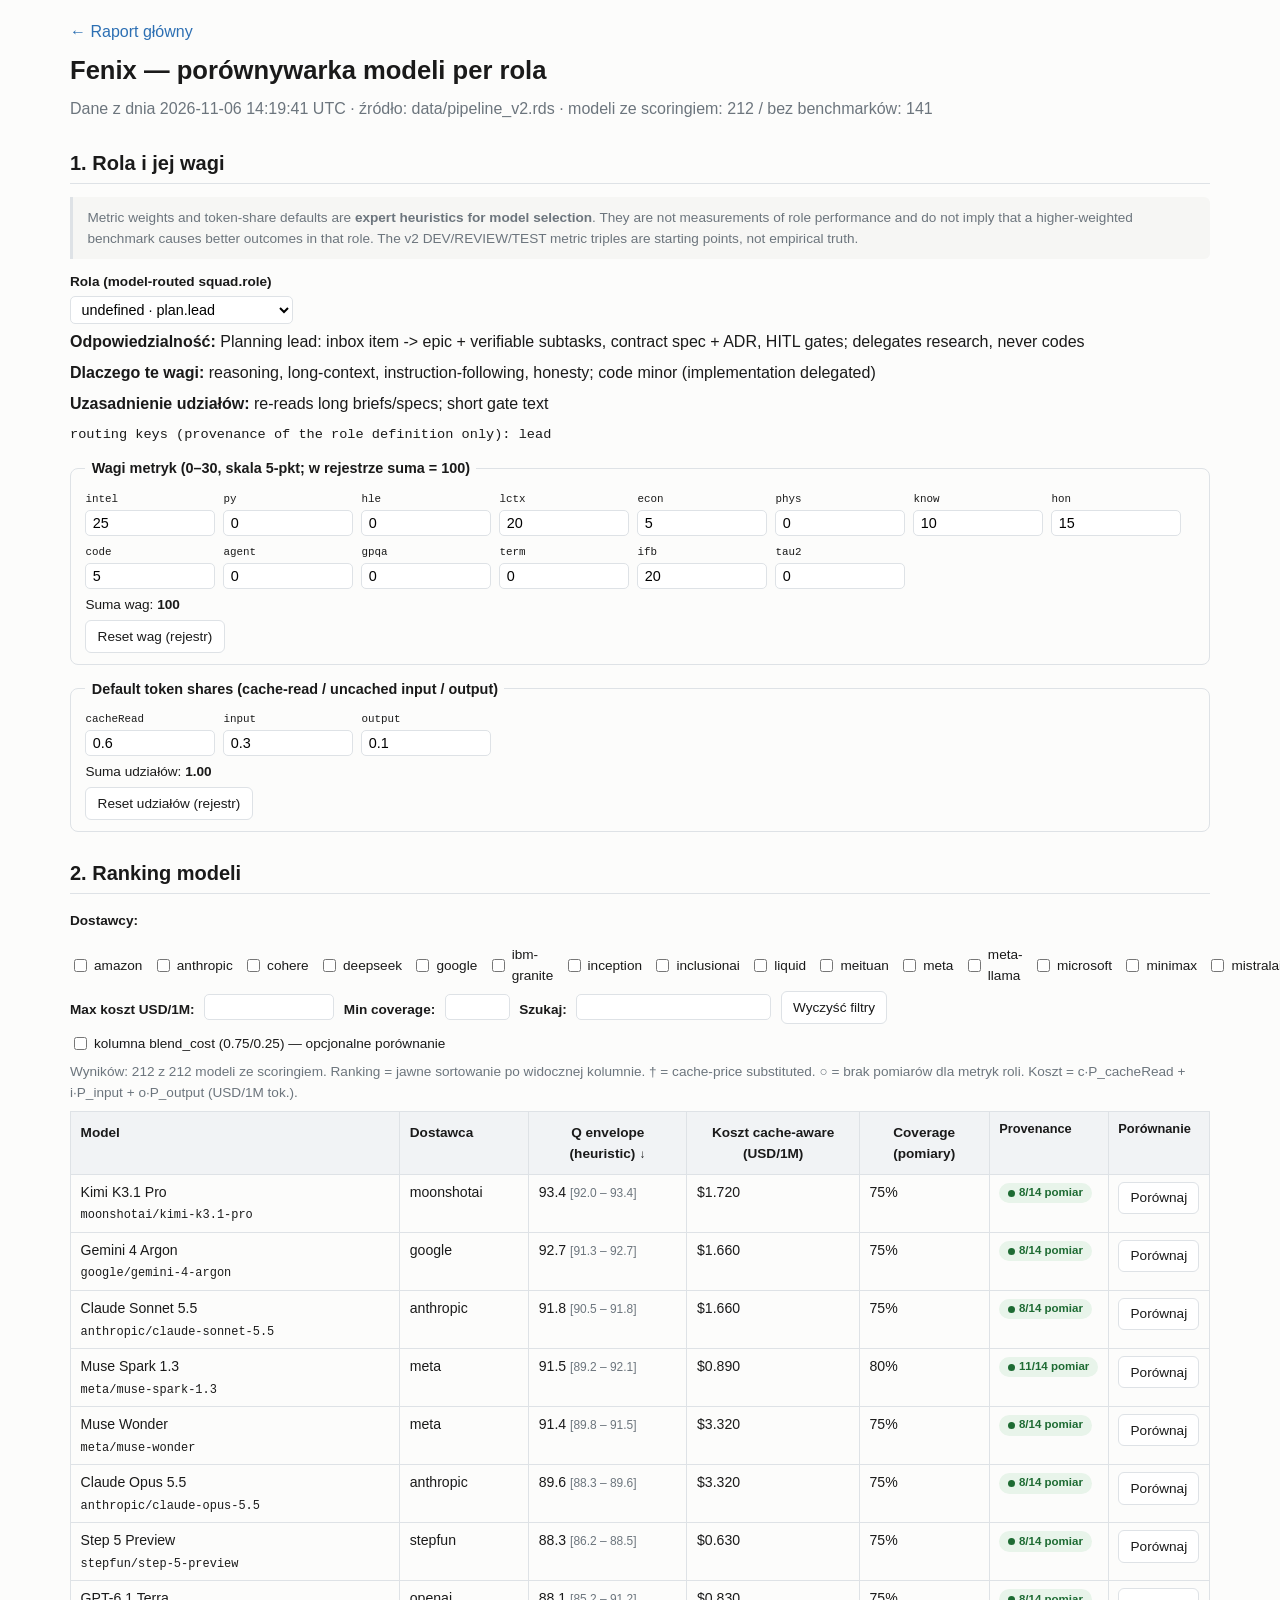
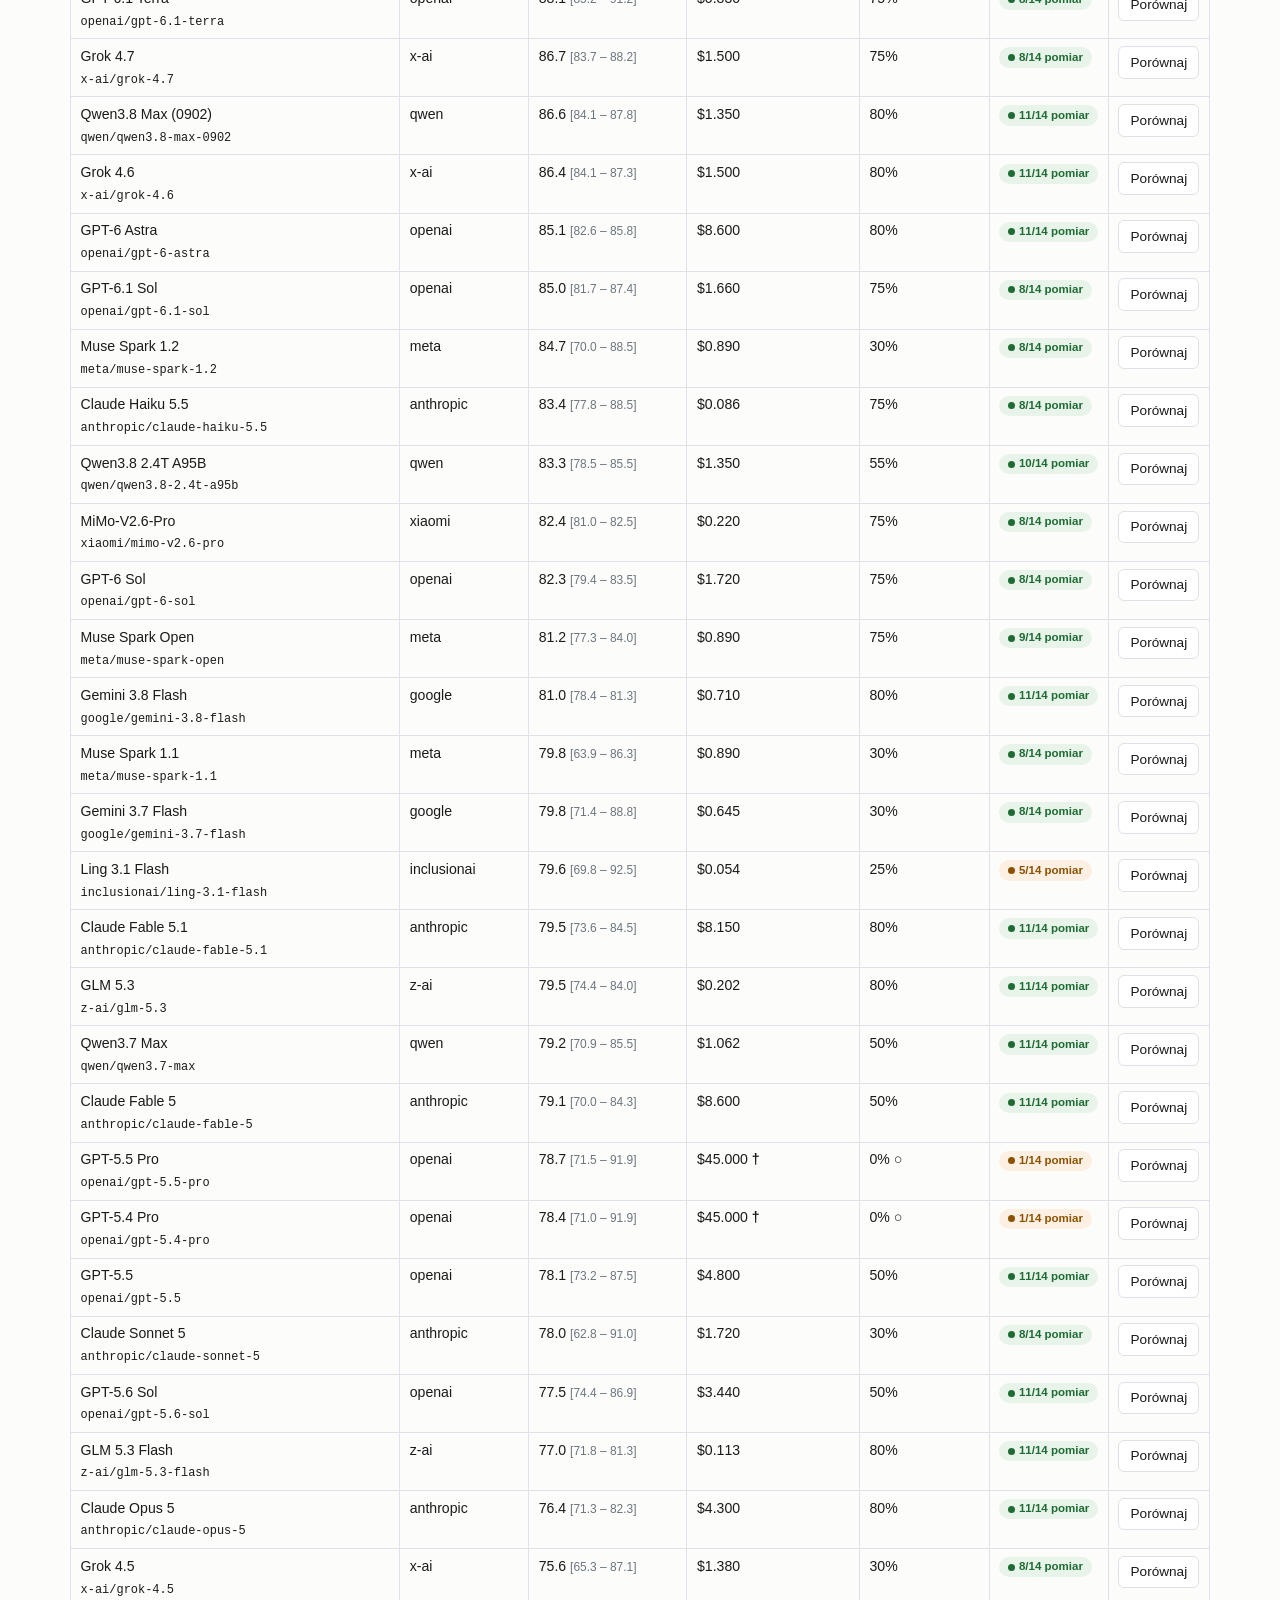
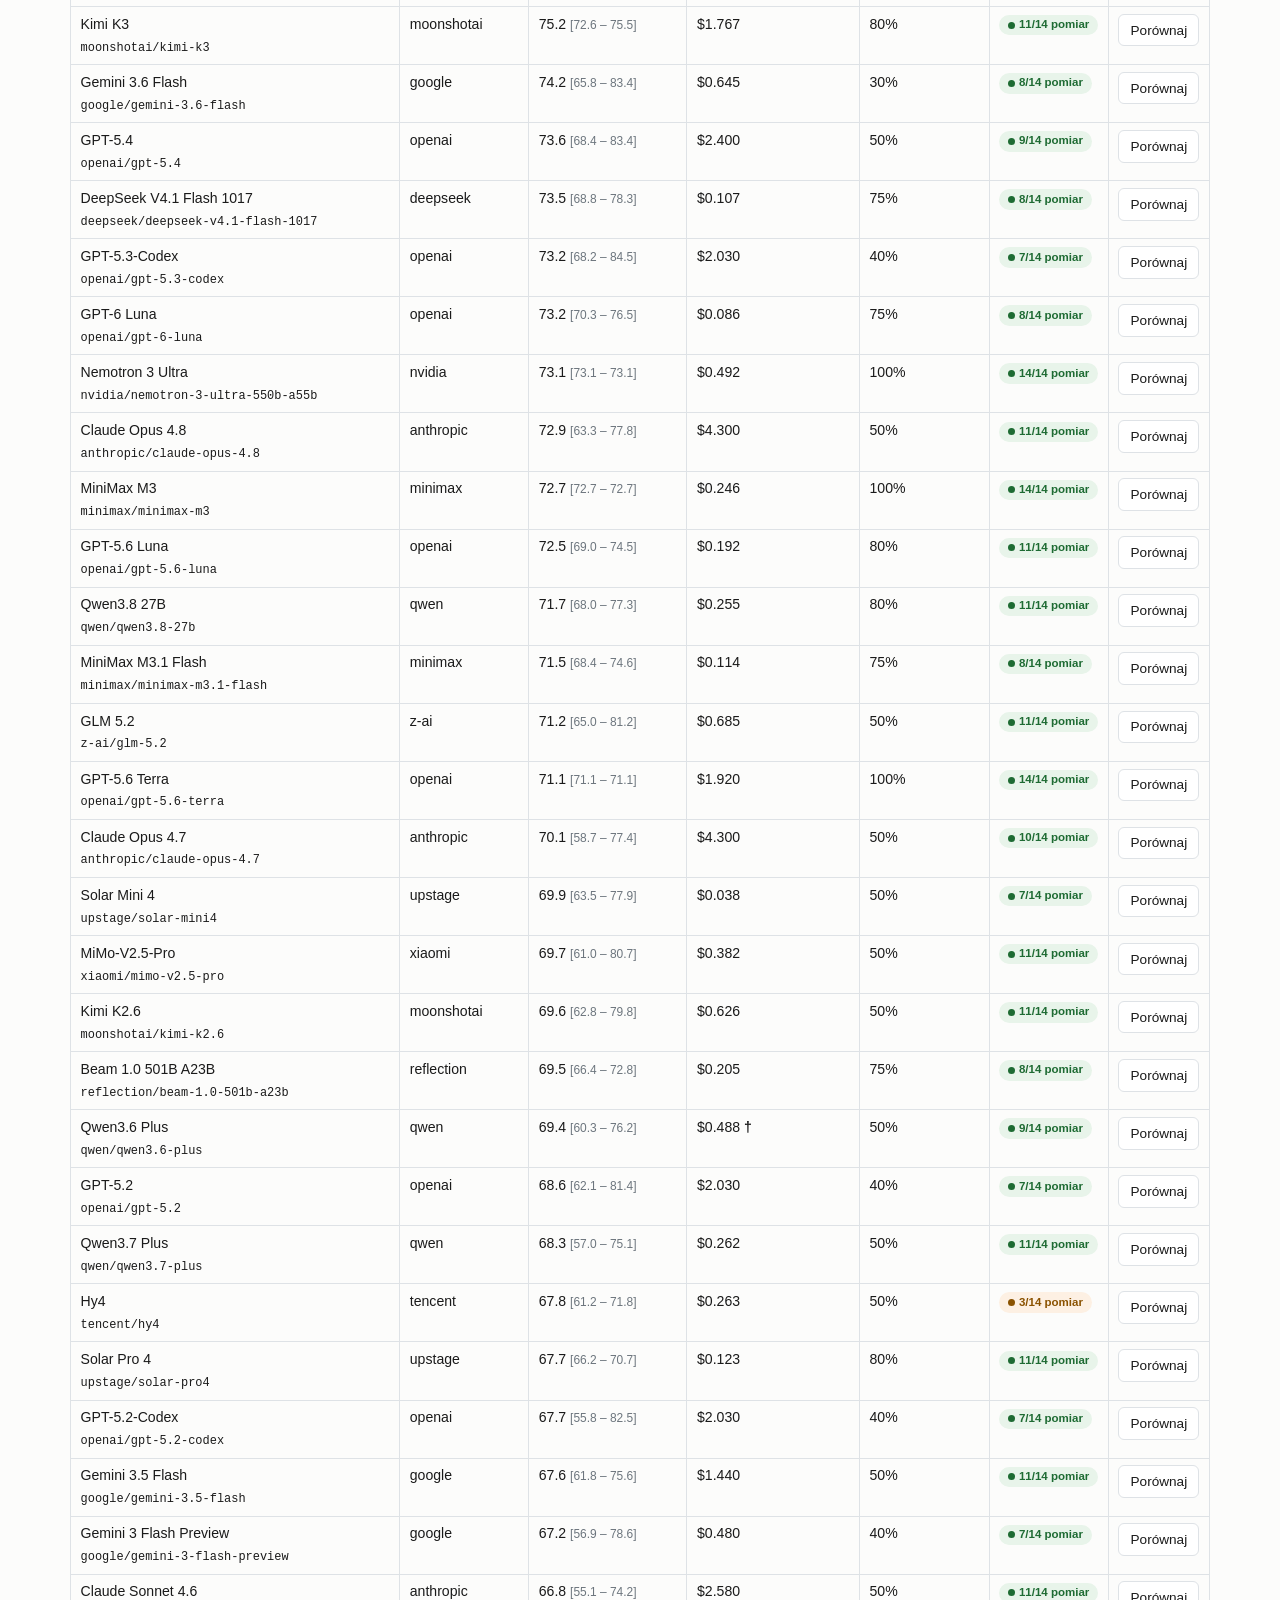
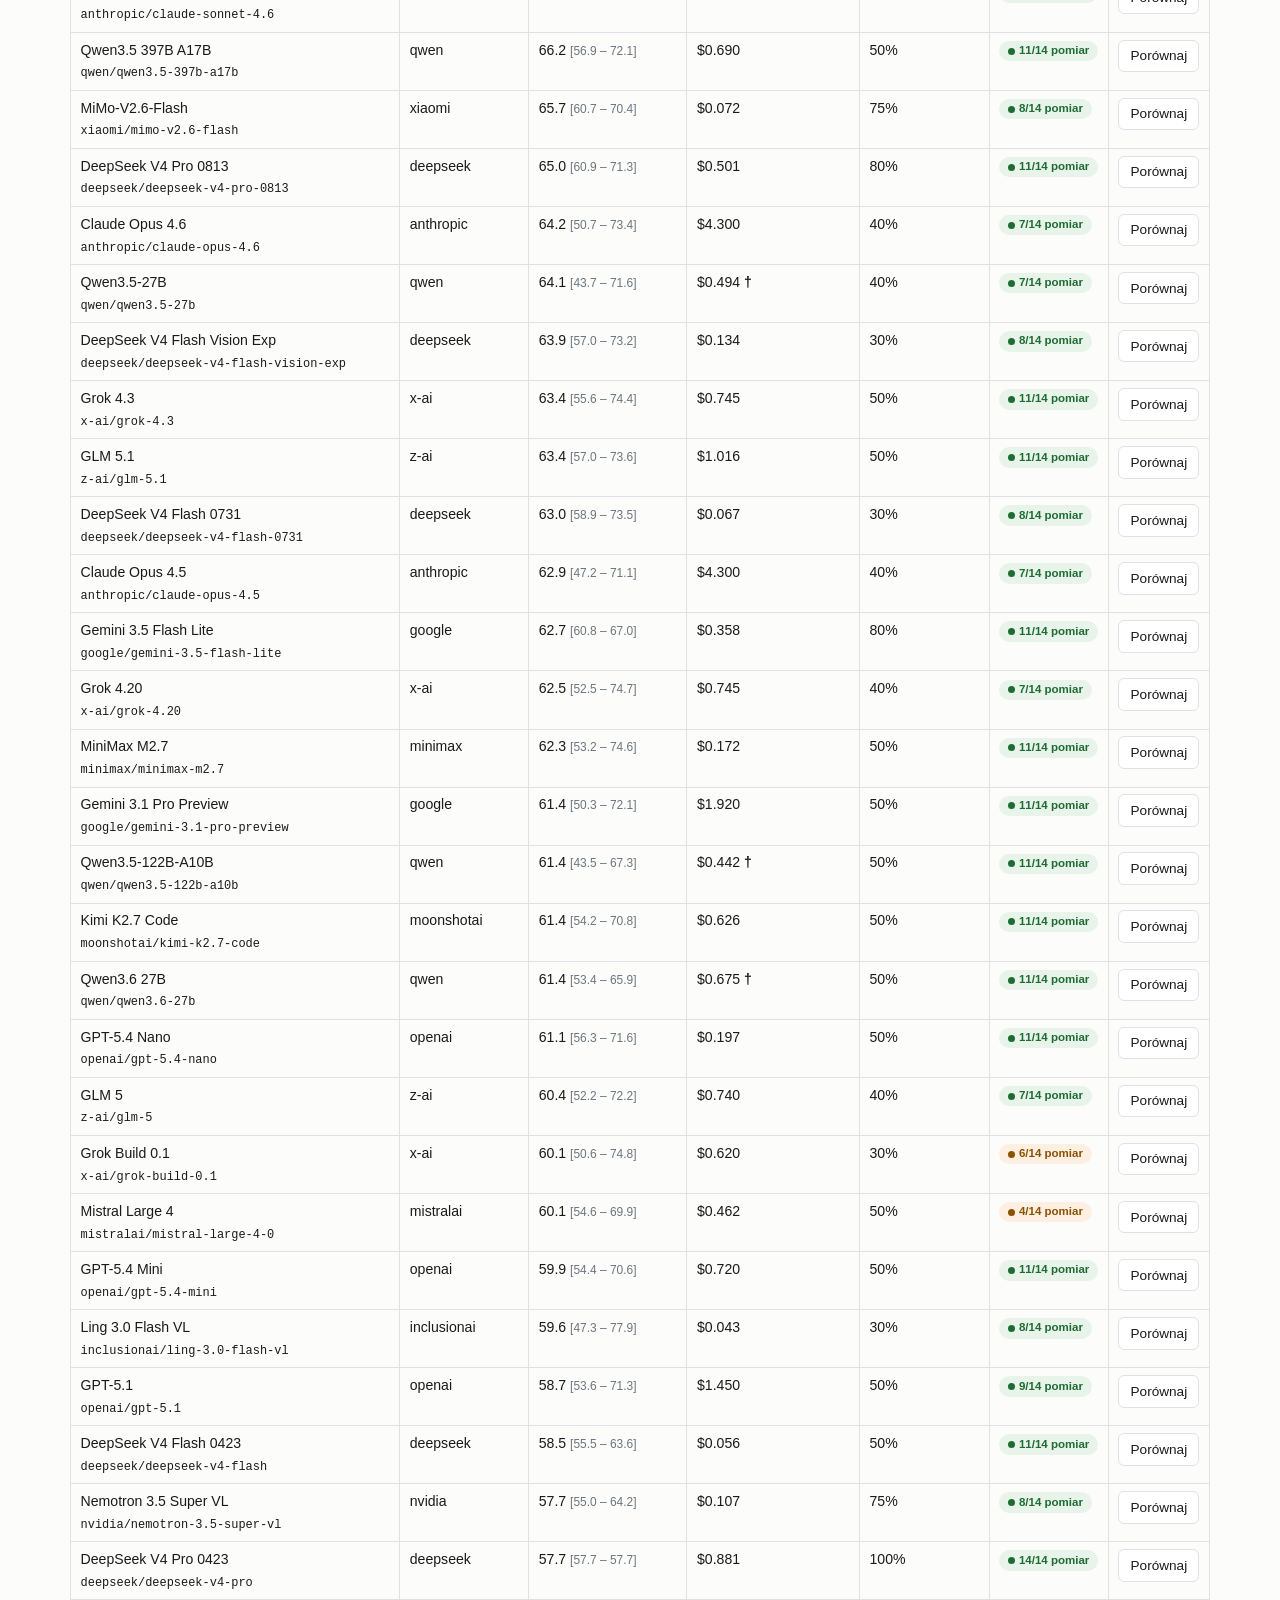
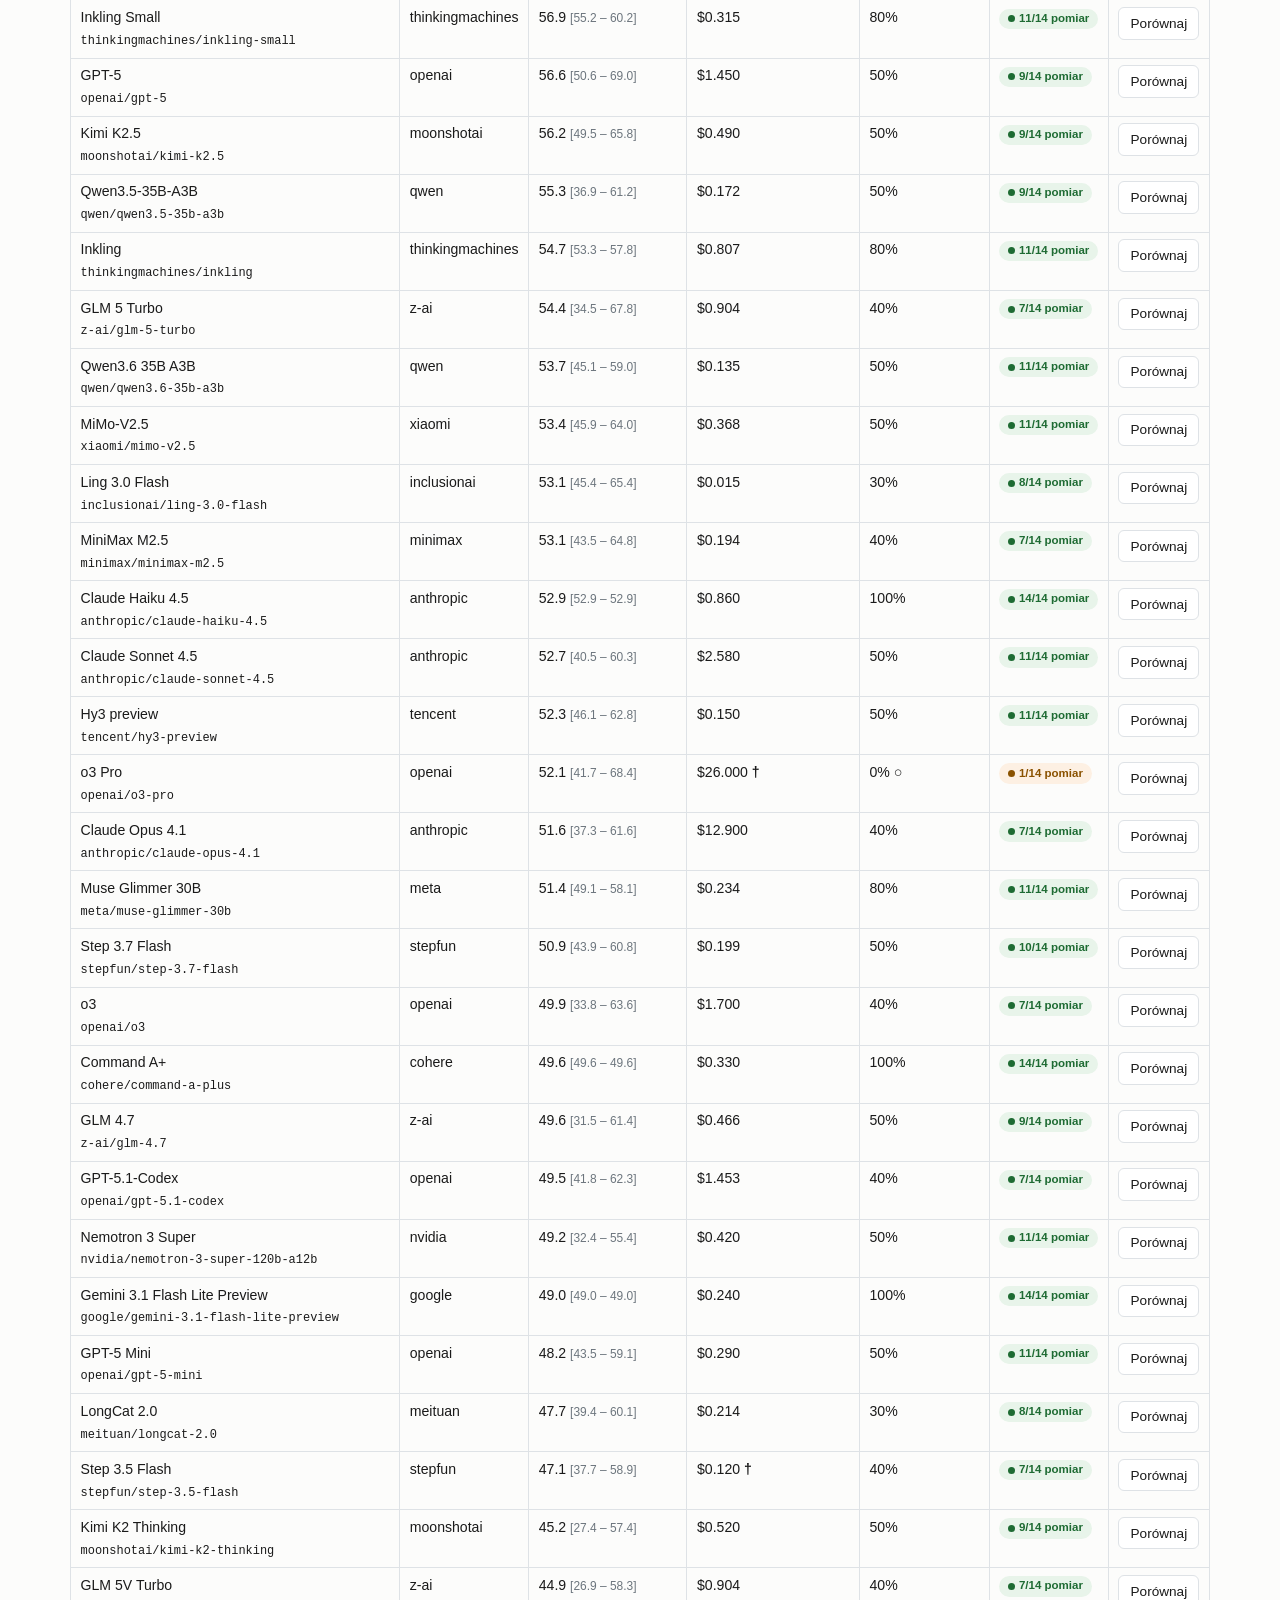
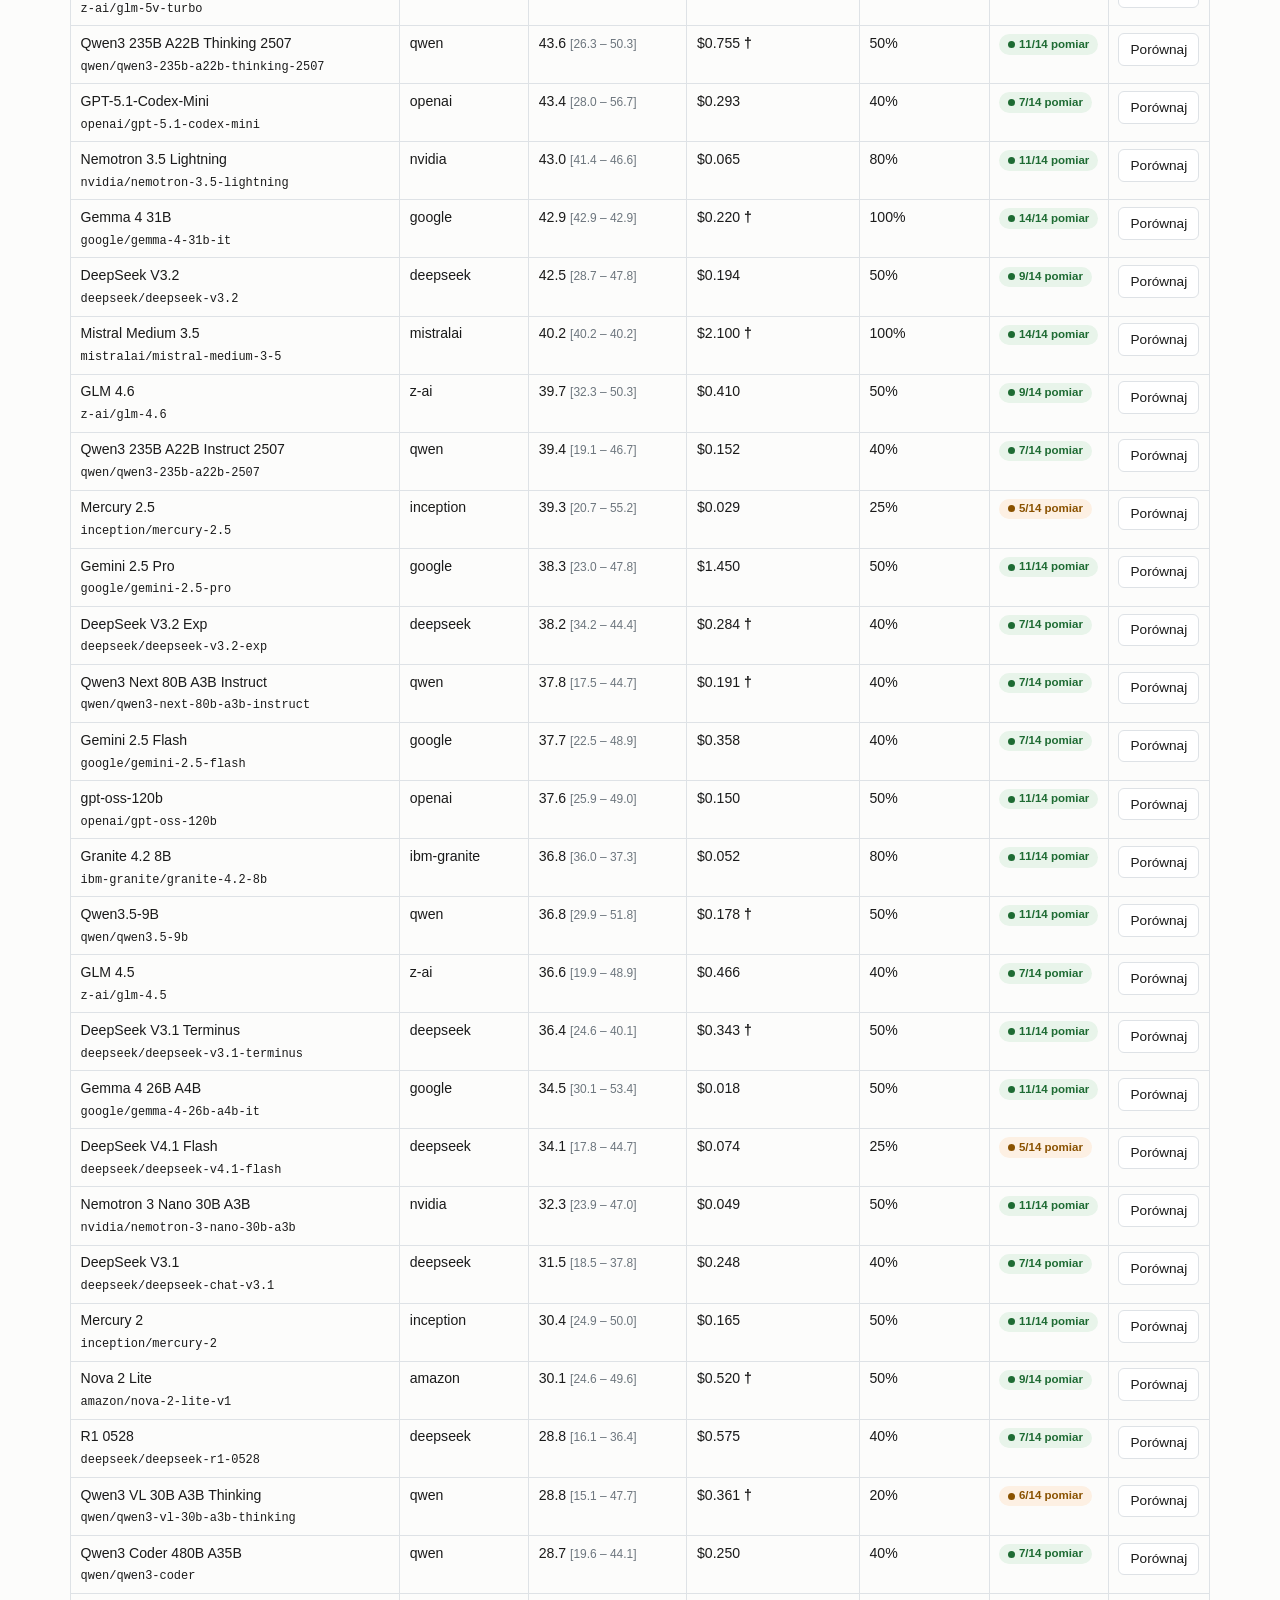
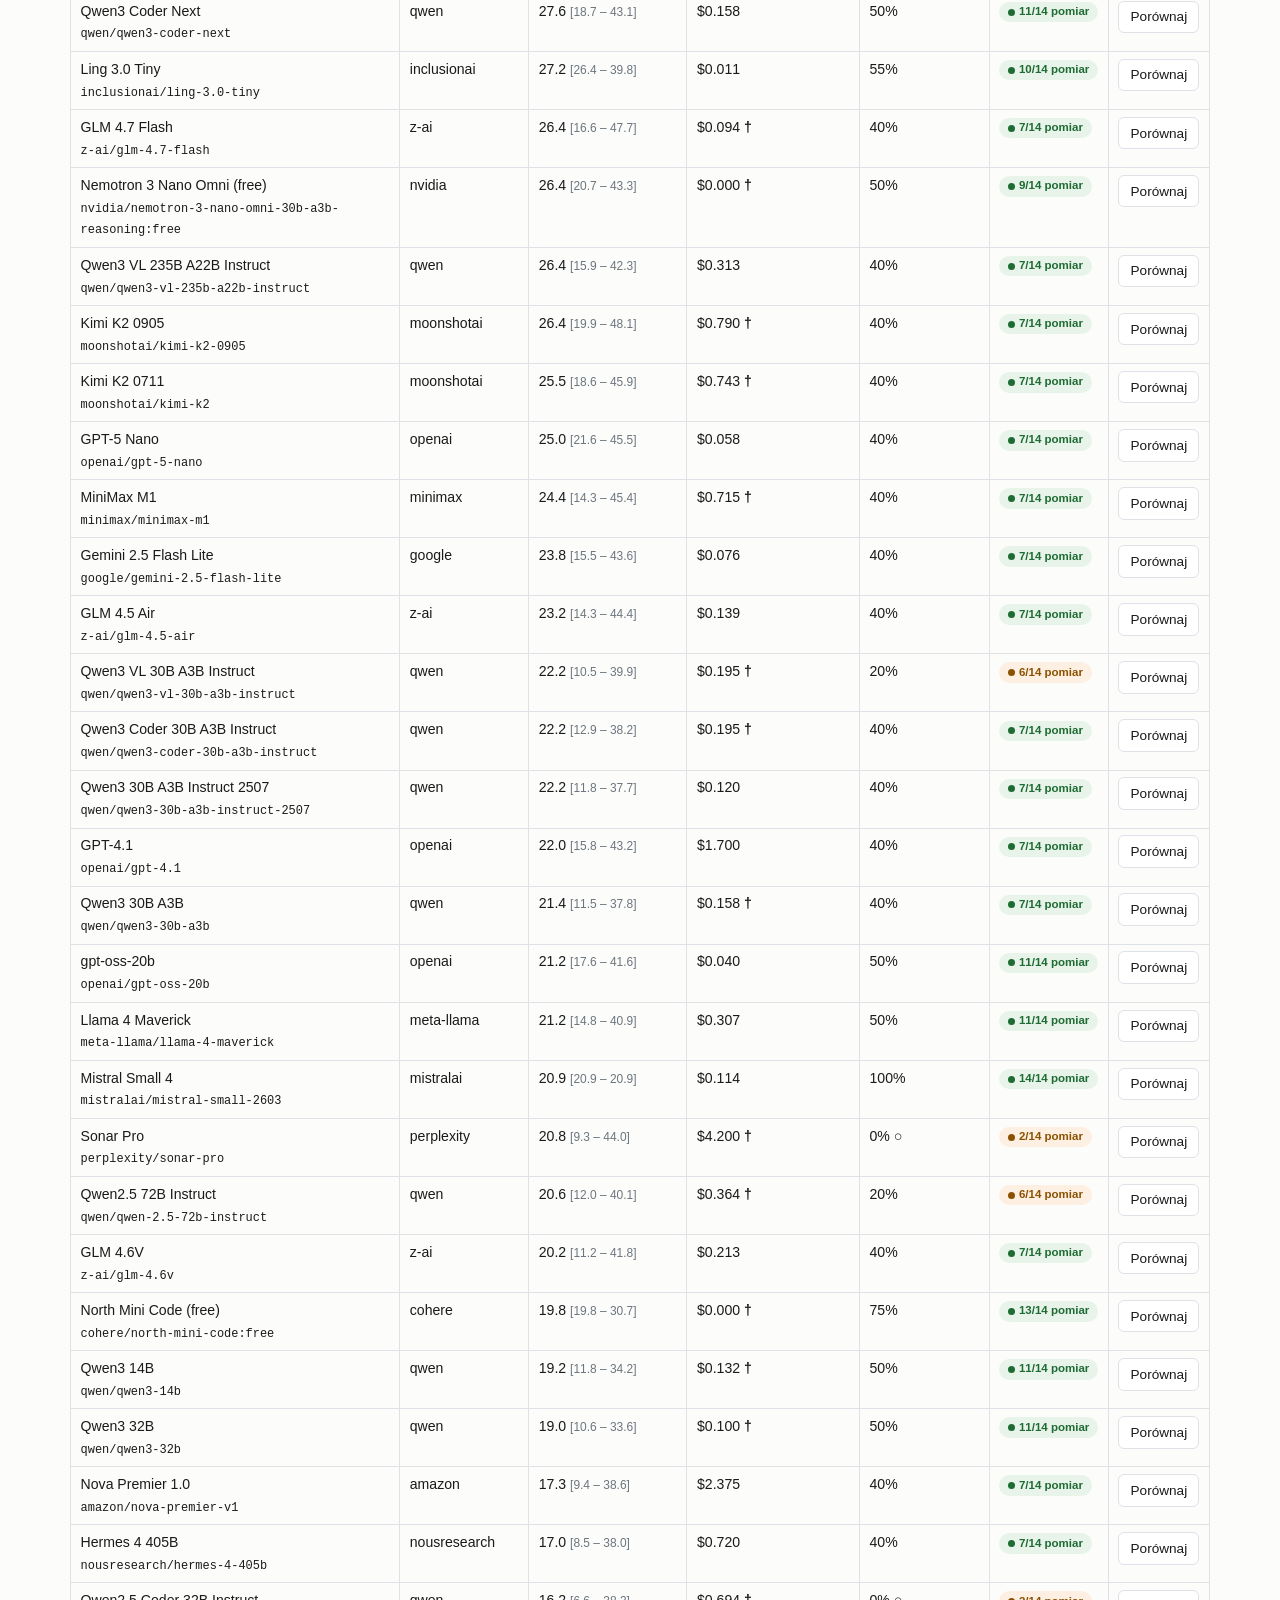
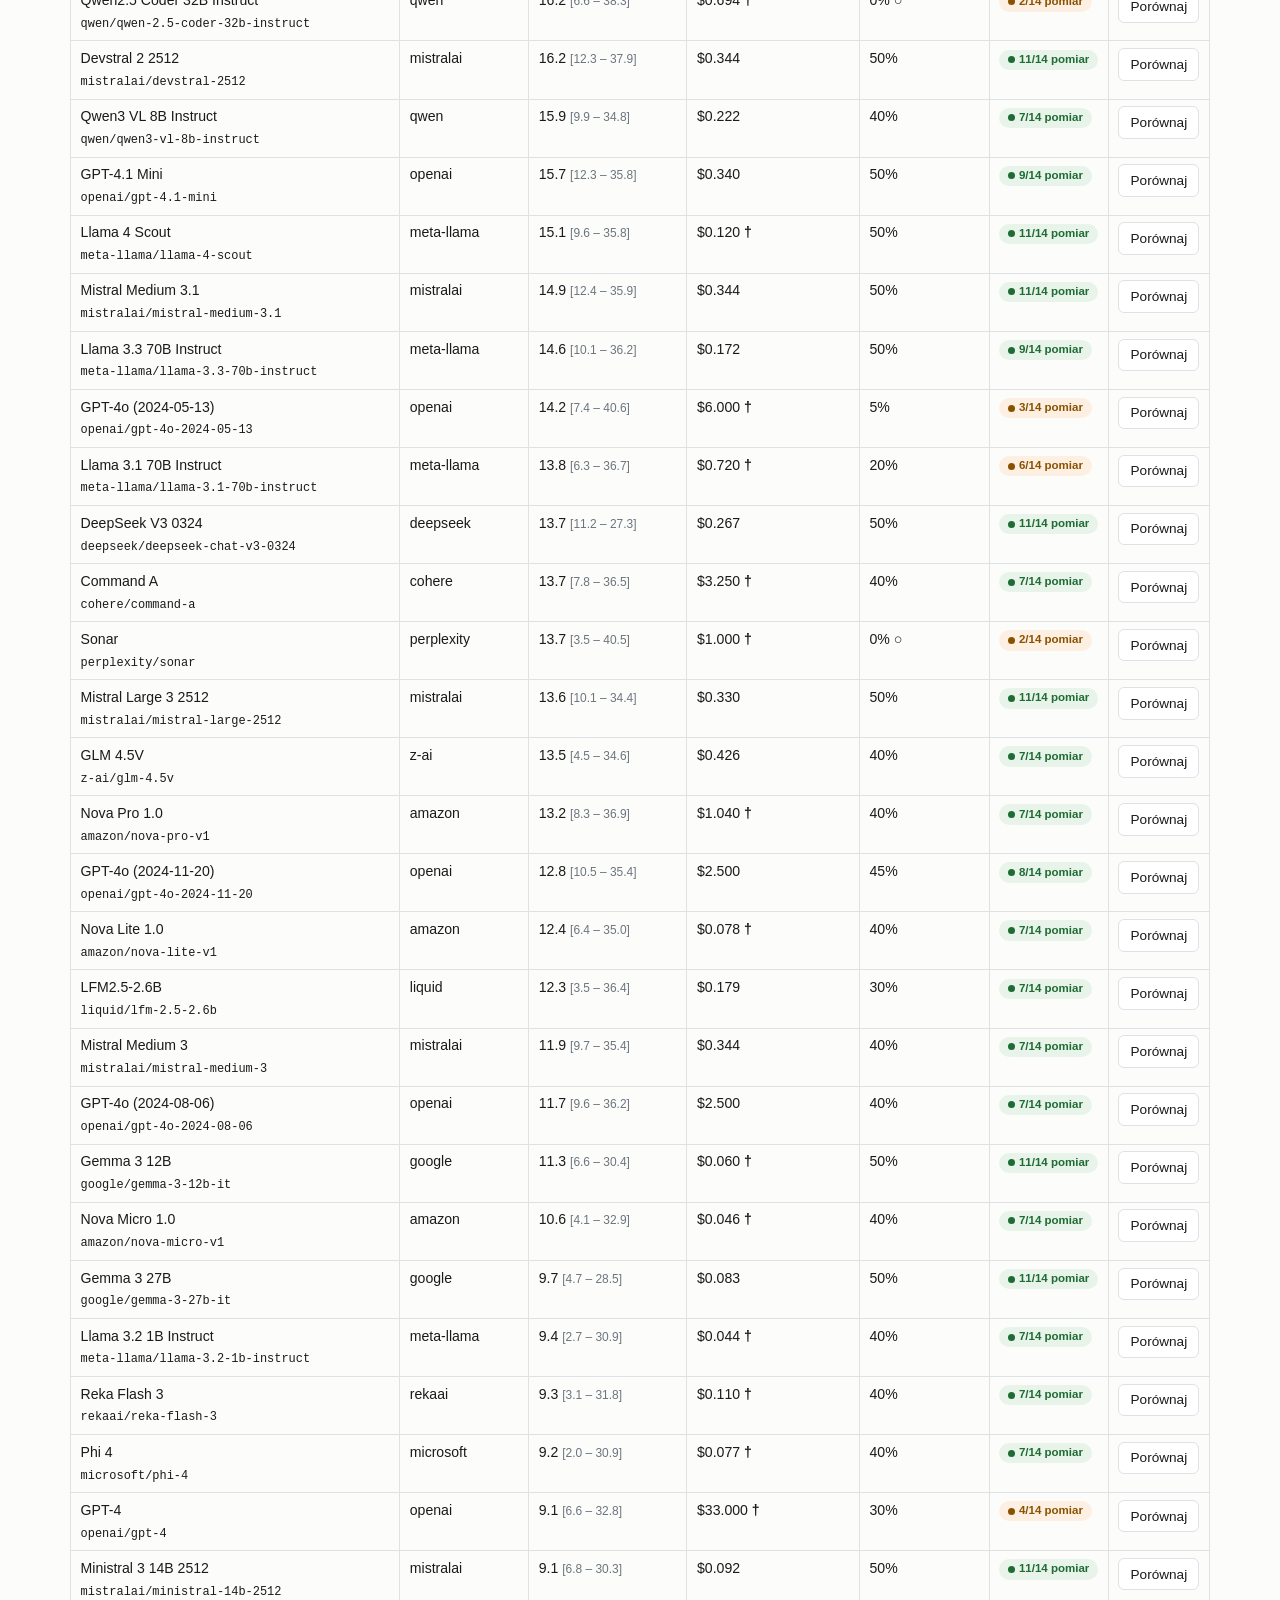
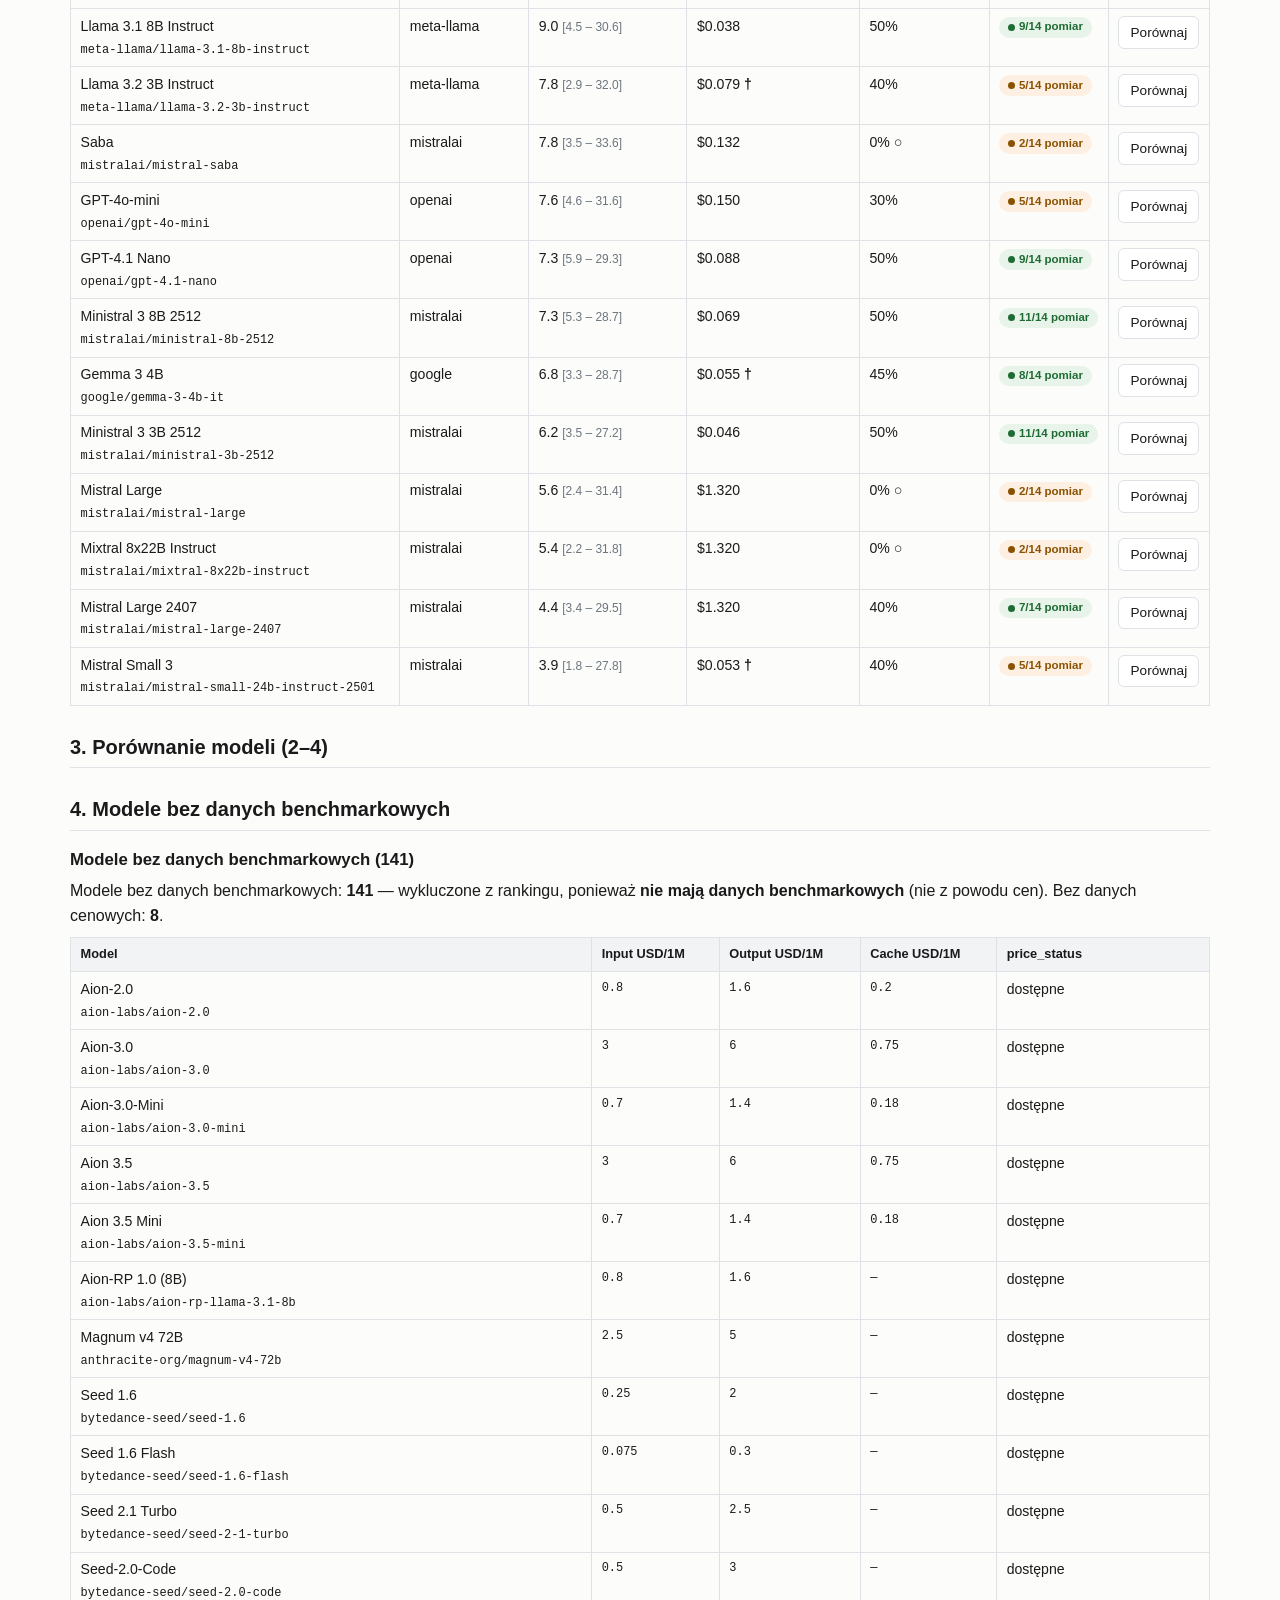
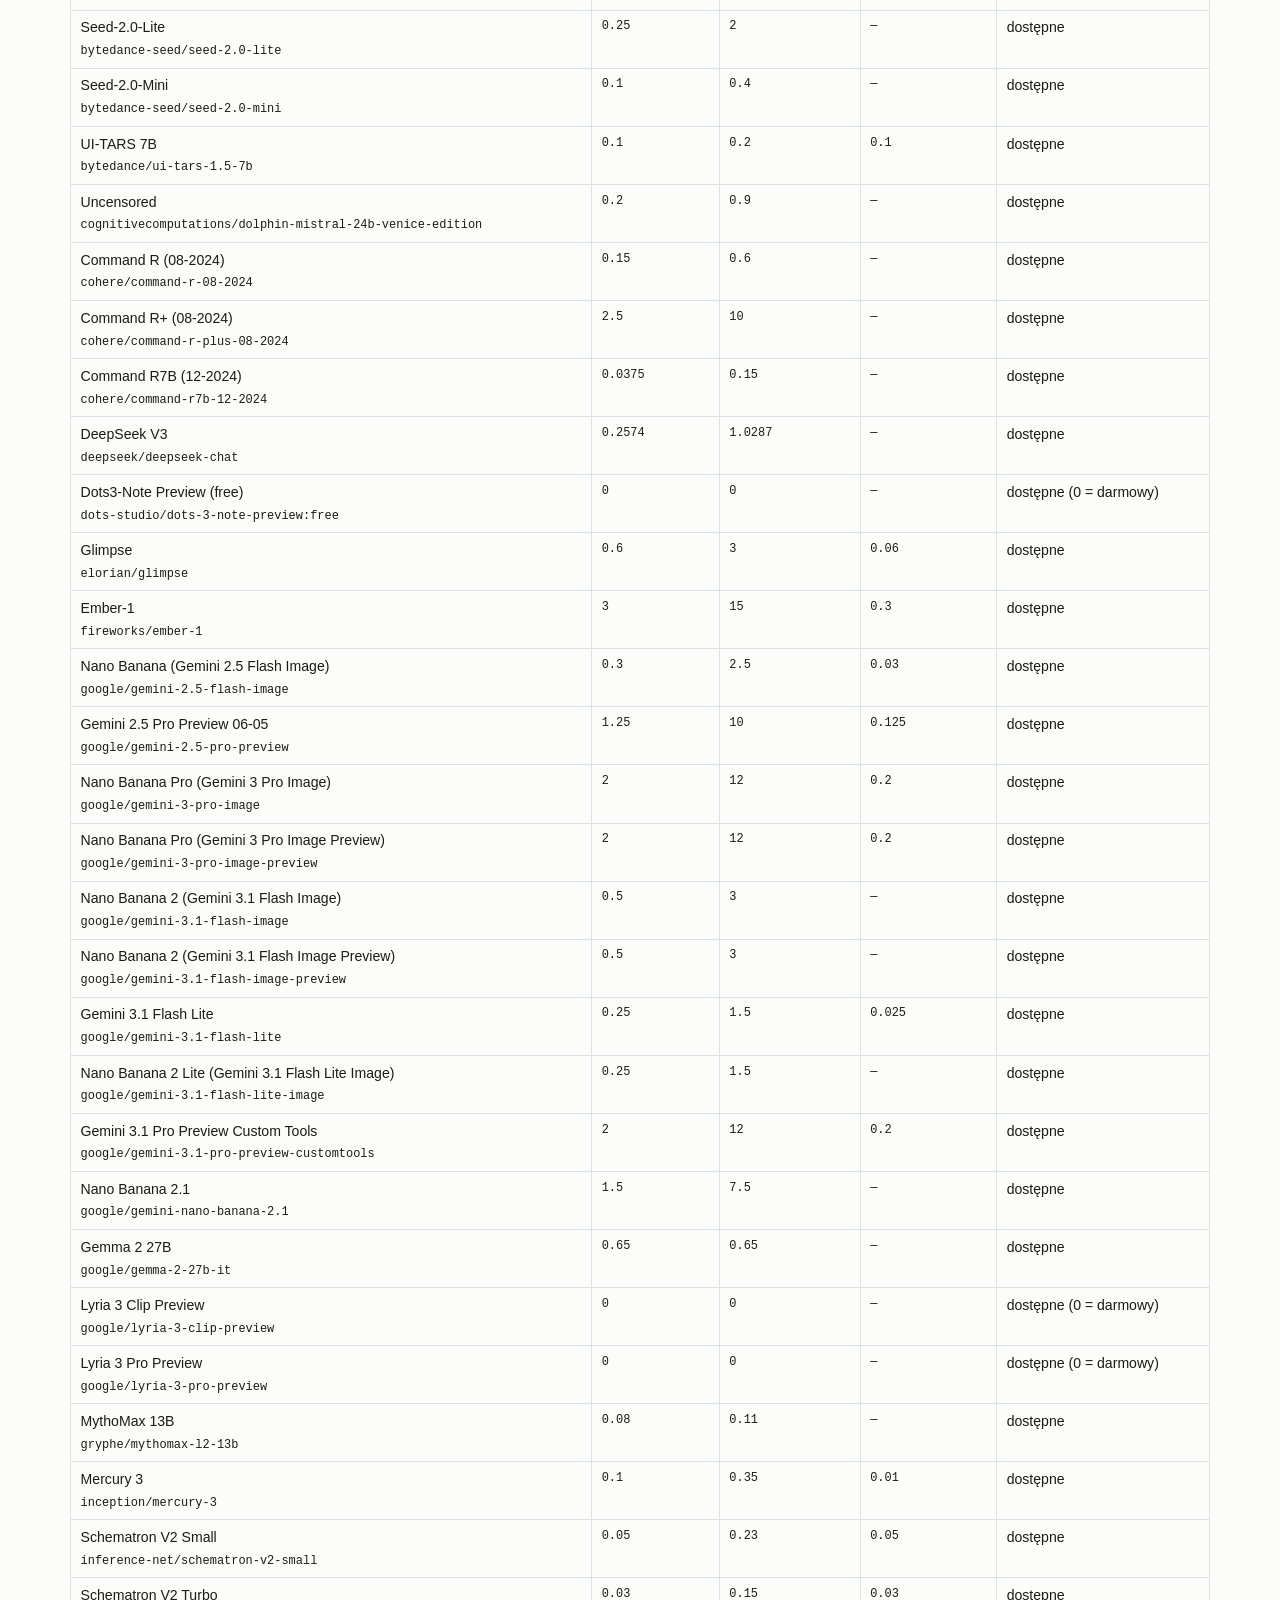
<file: dashboard.html>
<!DOCTYPE html>
<html lang="pl">
<head>
  <meta charset="utf-8">
  <meta name="viewport" content="width=device-width, initial-scale=1">
  <title>Fenix — porównywarka modeli per rola</title>
  <meta name="description" content="Statyczna porównywarka modeli LLM per rola squadu Fenix: ranking jakości, koszt cache-aware, coverage pomiarów, porównanie 2–4 modeli.">
  <style>
    :root {
      --bg: #fcfcfb;
      --ink: #1a1a1a;
      --muted: #6c757d;
      --line: #dee2e6;
      --accent: #2c6fb3;
      --warn-bg: #fff8e6;
      --warn-ink: #7a5c00;
      --ok-bg: #e8f4ea;
      --ok-ink: #1e6b33;
      --est-bg: #fdf0e3;
      --est-ink: #8a5200;
      --na-bg: #efefef;
      --na-ink: #5b5b5b;
    }
    * { box-sizing: border-box; }
    body {
      margin: 0;
      font-family: -apple-system, BlinkMacSystemFont, "Segoe UI", Roboto,
        "Helvetica Neue", Arial, sans-serif;
      background: var(--bg);
      color: var(--ink);
      line-height: 1.55;
    }
    main, header, footer { max-width: 1180px; margin: 0 auto; padding: 0 1.25rem; }
    header.site { padding-top: 1.25rem; }
    header.site nav a { color: var(--accent); text-decoration: none; }
    h1 { font-size: 1.6rem; margin: 0.4rem 0 0.2rem; }
    h2 { font-size: 1.25rem; margin: 1.6rem 0 0.5rem; border-bottom: 1px solid var(--line); padding-bottom: 0.3rem; }
    h3 { font-size: 1.05rem; margin: 1rem 0 0.4rem; }
    p { margin: 0.4rem 0; }
    .muted { color: var(--muted); }
    .mono { font-family: SFMono-Regular, Consolas, "Liberation Mono", Menlo, monospace; font-size: 0.85em; }
    .range { color: var(--muted); font-size: 0.85em; font-weight: 400; }
    .hint { color: var(--muted); font-size: 0.85rem; }
    .warn { color: var(--warn-ink); background: var(--warn-bg);
            border: 1px solid #eadfa8; border-radius: 6px;
            padding: 0.6rem 0.8rem; display: inline-block; }
    .disclaimer {
      color: var(--muted); font-size: 0.85rem; background: #f6f6f4;
      border-left: 3px solid var(--line); padding: 0.6rem 0.9rem; margin: 0.8rem 0;
      border-radius: 0 6px 6px 0;
    }
    fieldset { border: 1px solid var(--line); border-radius: 8px;
               margin: 0.8rem 0; padding: 0.7rem 0.9rem; }
    legend { font-weight: 600; font-size: 0.9rem; padding: 0 0.4rem; }
    label.w-cell { display: flex; flex-direction: column; gap: 0.15rem;
                   font-size: 0.8rem; min-width: 74px; }
    .w-grid, .s-grid { display: flex; flex-wrap: wrap; gap: 0.5rem; }
    .s-grid label.w-cell { min-width: 110px; }
    input[type="number"], input[type="search"], select {
      padding: 0.25rem 0.4rem; border: 1px solid var(--line); border-radius: 5px;
      background: #fff; font-size: 0.9rem; max-width: 130px;
    }
    select { max-width: none; }
    input[type="search"] { max-width: 220px; }
    .running-sum { font-size: 0.85rem; margin: 0.3rem 0; }
    button {
      font: inherit; font-size: 0.85rem; cursor: pointer;
      border: 1px solid var(--line); background: #fff; color: var(--ink);
      border-radius: 6px; padding: 0.3rem 0.7rem;
    }
    button:hover { border-color: var(--accent); color: var(--accent); }
    button[disabled] { opacity: 0.5; cursor: not-allowed; }
    button[data-on="1"] { background: var(--accent); color: #fff; border-color: var(--accent); }
    .sort-btn { border: none; background: none; padding: 0.2rem 0; font-weight: 600; }
    .block-label { display: block; font-weight: 600; font-size: 0.85rem; margin: 0.5rem 0 0.2rem; }
    .f-row { display: flex; flex-wrap: wrap; align-items: center; gap: 0.6rem; margin: 0.3rem 0; }
    .prov-grid, .prov { display: inline-flex; gap: 0.25rem; align-items: center;
                        font-size: 0.85rem; margin-right: 0.4rem; }
    .table-wrap { overflow-x: auto; margin: 0.5rem 0 1rem; }
    table.data-table { border-collapse: collapse; width: 100%; font-size: 0.88rem; }
    table.data-table th, table.data-table td {
      border: 1px solid var(--line); padding: 0.42rem 0.6rem; text-align: left;
      vertical-align: top;
    }
    table.data-table thead th { background: #f1f3f5; font-size: 0.8rem; }
    td.num, th.num { text-align: right; font-variant-numeric: tabular-nums; }
    .rank-table td:nth-child(3), .rank-table td:nth-child(4),
    .rank-table td:nth-child(5) { white-space: nowrap; }
    .badge {
      display: inline-flex; align-items: center; gap: 0.25rem;
      font-size: 0.72rem; font-weight: 600; border-radius: 999px;
      padding: 0.08rem 0.55rem; white-space: nowrap;
    }
    .badge::before { content: ""; width: 7px; height: 7px; border-radius: 50%;
                     background: currentColor; flex: none; }
    .badge-measured { background: var(--ok-bg); color: var(--ok-ink); }
    .badge-estimated { background: var(--est-bg); color: var(--est-ink); }
    .badge-na { background: var(--na-bg); color: var(--na-ink); }
    #banner {
      background: var(--warn-bg); color: var(--warn-ink);
      border: 1px solid #eadfa8; border-radius: 8px;
      padding: 0.7rem 1rem; margin: 0.8rem 0; font-size: 0.95rem;
    }
    #js-error {
      background: #fdecea; color: #8a1f16; border: 1px solid #f2b8b0;
      border-radius: 8px; padding: 0.7rem 1rem; margin: 0.8rem 0;
    }
    .empty-state { color: var(--muted); padding: 0.8rem 0;
                   display: flex; gap: 1rem; align-items: center; }
    .cmp-table th[scope="row"], .unscored-table th[scope="col"] { font-size: 0.8rem; }
    .flag { font-weight: 700; }
    a { color: var(--accent); }
    footer.site { padding: 1.5rem 1.25rem 3rem; color: var(--muted); font-size: 0.8rem; }
  </style>
</head>
<body>
  <header class="site">
    <nav aria-label="Nawigacja raportu"><a href="./index.html">&larr; Raport gł&oacute;wny</a></nav>
    <h1>Fenix &mdash; por&oacute;wnywarka modeli per rola</h1>
    <p id="data-as-of" class="muted" aria-live="polite">
      Dane: <a href="data/model-dashboard.json">data/model-dashboard.json</a> &mdash; 212 modeli ze scoringiem, 141 bez benchmark&oacute;w, 32 role squad&oacute;w.
    </p>
  </header>

  <main>
    <noscript>
      <p class="warn"><strong>Tryb bez JavaScript:</strong> strona jest statyczna, ale interaktywny
        ranking (wagi roli, filtry, sortowanie, por&oacute;wnanie modeli) wymaga włączonego
        JavaScript. Surowe dane są dostępne w pliku
        <a href="data/model-dashboard.json">data/model-dashboard.json</a>, a definicje r&oacute;l
        (wagi metryk i default token shares) w
        <a href="https://github.com/mateusz-stachowicz/model-explorer-data/blob/main/config/role_registry.json">config/role_registry.json</a>.</p>
    </noscript>
    <p id="js-error" hidden></p>

    <section aria-labelledby="role-h">
      <h2 id="role-h">1. Rola i jej wagi</h2>
      <p class="disclaimer">
        Metric weights and token-share defaults are <strong>expert heuristics for model selection</strong>.
        They are not measurements of role performance and do not imply
        that a higher-weighted benchmark causes better outcomes in that role. The v2
        DEV/REVIEW/TEST metric triples are starting points, not empirical truth.
      </p>
      <div id="role-panel"></div>
    </section>

    <section aria-labelledby="rank-h">
      <h2 id="rank-h">2. Ranking modeli</h2>
      <div id="banner" role="status" hidden></div>
      <div id="filters"></div>
      <div id="ranking"></div>
    </section>

    <section aria-labelledby="cmp-h">
      <h2 id="cmp-h">3. Por&oacute;wnanie modeli (2&ndash;4)</h2>
      <div id="comparison"></div>
    </section>

    <section aria-labelledby="unsc-h">
      <h2 id="unsc-h">4. Modele bez danych benchmarkowych</h2>
      <div id="unscored"></div>
    </section>
  </main>

  <footer class="site">
    <p>Wagi metryk i <em>default token shares</em> pochodzą z
      <span class="mono">config/role_registry.json</span> (32 role). Percentyle liczone względem
      kohorty 212 modeli z pełnym scoringiem (dane: <span class="mono">data/pipeline_v2.rds</span>).
      Ranking to jawne sortowanie po wybranej kolumnie; &ldquo;Q envelope (heuristic)&rdquo; to
      heurystyka wagowa, nie przedział ufności.</p>
  </footer>

  <script src="dashboard.js"></script>
</body>
</html>
</file>
